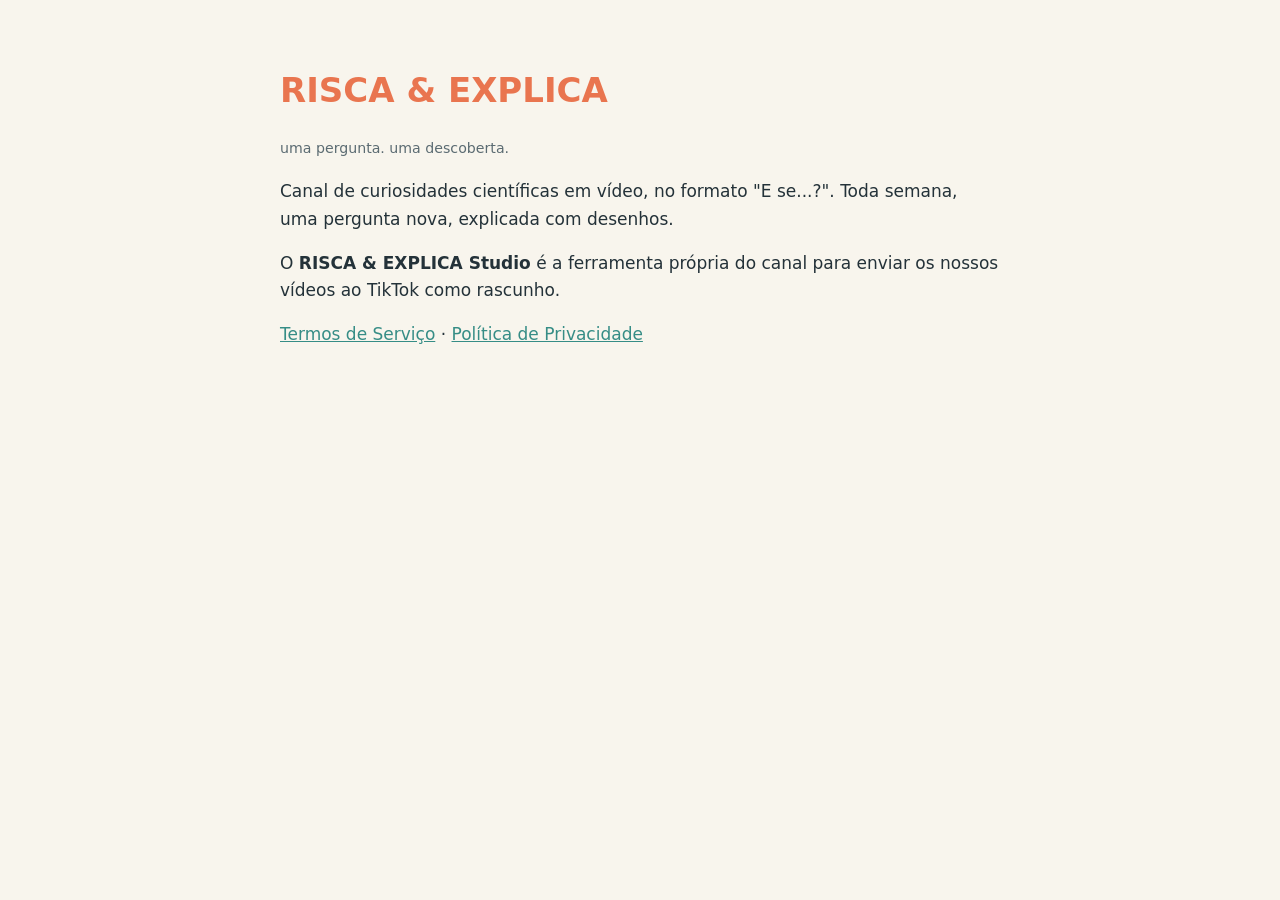
<file: index.html>
<!doctype html><html lang="pt-BR"><head><meta charset="utf-8"><meta name="viewport" content="width=device-width,initial-scale=1"><link rel="stylesheet" href="estilo.css"><title>RISCA &amp; EXPLICA</title></head><body><main>
<h1>RISCA &amp; EXPLICA</h1><p><small>uma pergunta. uma descoberta.</small></p>
<p>Canal de curiosidades científicas em vídeo, no formato "E se...?". Toda semana, uma pergunta nova, explicada com desenhos.</p>
<p>O <strong>RISCA &amp; EXPLICA Studio</strong> é a ferramenta própria do canal para enviar os nossos vídeos ao TikTok como rascunho.</p>
<p><a href="termos.html">Termos de Serviço</a> · <a href="privacidade.html">Política de Privacidade</a></p>
</main></body></html>
</file>
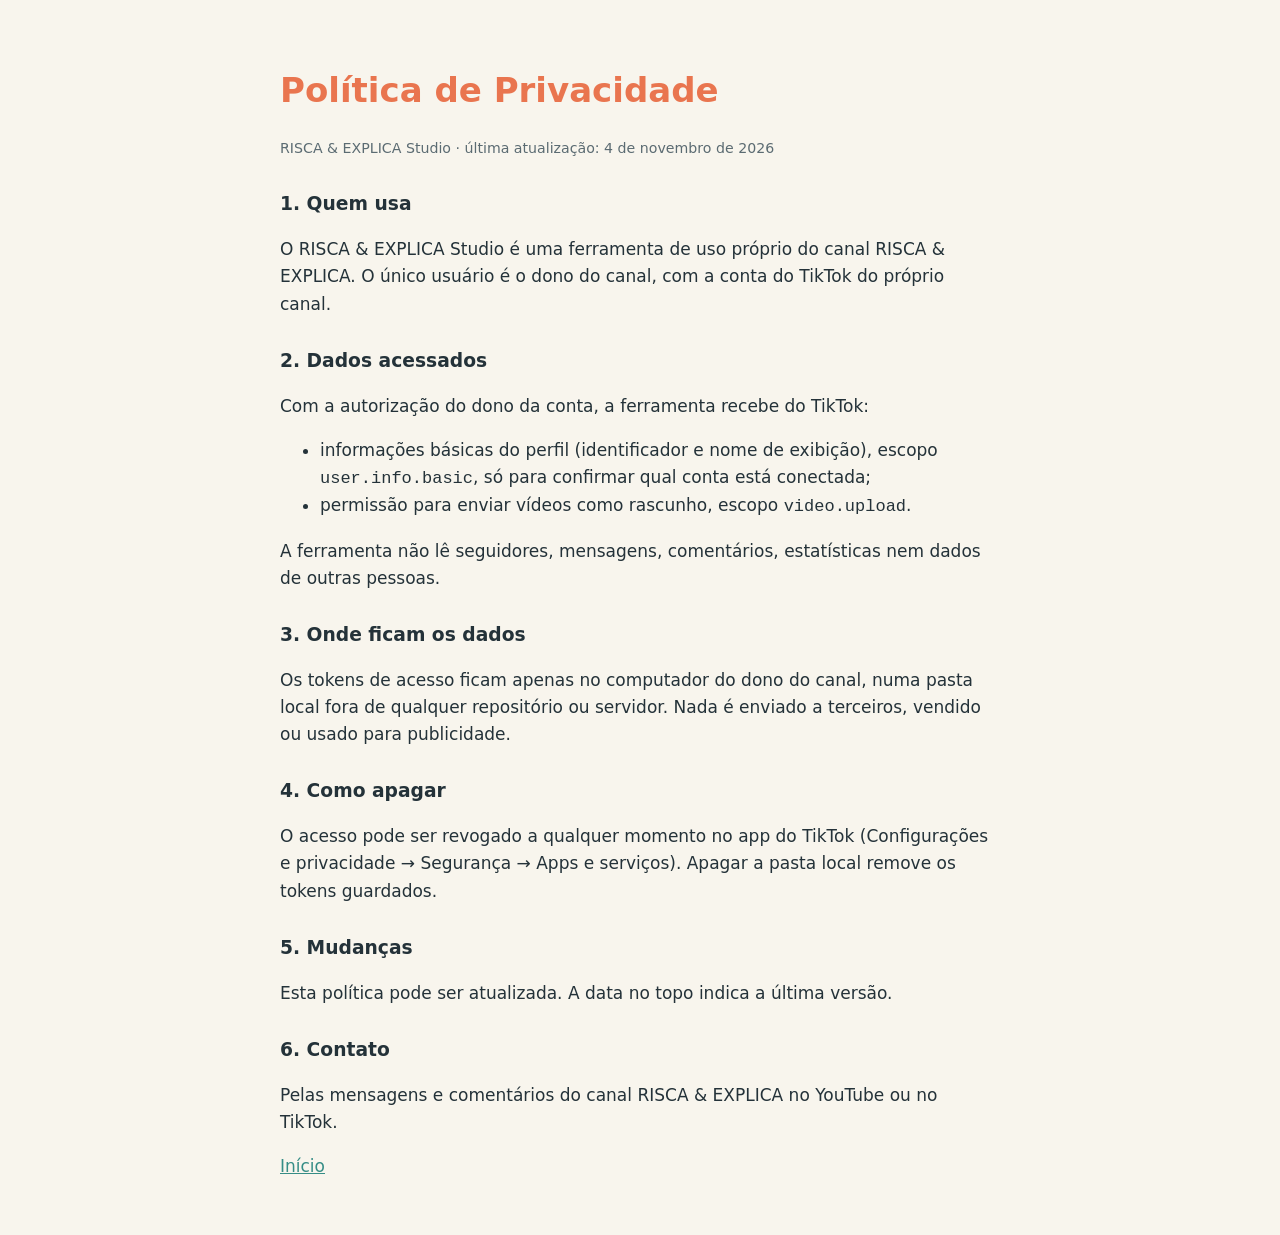
<file: privacidade.html>
<!doctype html><html lang="pt-BR"><head><meta charset="utf-8"><meta name="viewport" content="width=device-width,initial-scale=1"><link rel="stylesheet" href="estilo.css"><title>Política de Privacidade – RISCA &amp; EXPLICA Studio</title></head><body><main>
<h1>Política de Privacidade</h1><p><small>RISCA &amp; EXPLICA Studio · última atualização: 4 de novembro de 2026</small></p>
<h2>1. Quem usa</h2><p>O RISCA &amp; EXPLICA Studio é uma ferramenta de uso próprio do canal RISCA &amp; EXPLICA. O único usuário é o dono do canal, com a conta do TikTok do próprio canal.</p>
<h2>2. Dados acessados</h2><p>Com a autorização do dono da conta, a ferramenta recebe do TikTok:</p><ul><li>informações básicas do perfil (identificador e nome de exibição), escopo <code>user.info.basic</code>, só para confirmar qual conta está conectada;</li><li>permissão para enviar vídeos como rascunho, escopo <code>video.upload</code>.</li></ul><p>A ferramenta não lê seguidores, mensagens, comentários, estatísticas nem dados de outras pessoas.</p>
<h2>3. Onde ficam os dados</h2><p>Os tokens de acesso ficam apenas no computador do dono do canal, numa pasta local fora de qualquer repositório ou servidor. Nada é enviado a terceiros, vendido ou usado para publicidade.</p>
<h2>4. Como apagar</h2><p>O acesso pode ser revogado a qualquer momento no app do TikTok (Configurações e privacidade → Segurança → Apps e serviços). Apagar a pasta local remove os tokens guardados.</p>
<h2>5. Mudanças</h2><p>Esta política pode ser atualizada. A data no topo indica a última versão.</p>
<h2>6. Contato</h2><p>Pelas mensagens e comentários do canal RISCA &amp; EXPLICA no YouTube ou no TikTok.</p>
<p><a href="index.html">Início</a></p></main></body></html>
</file>
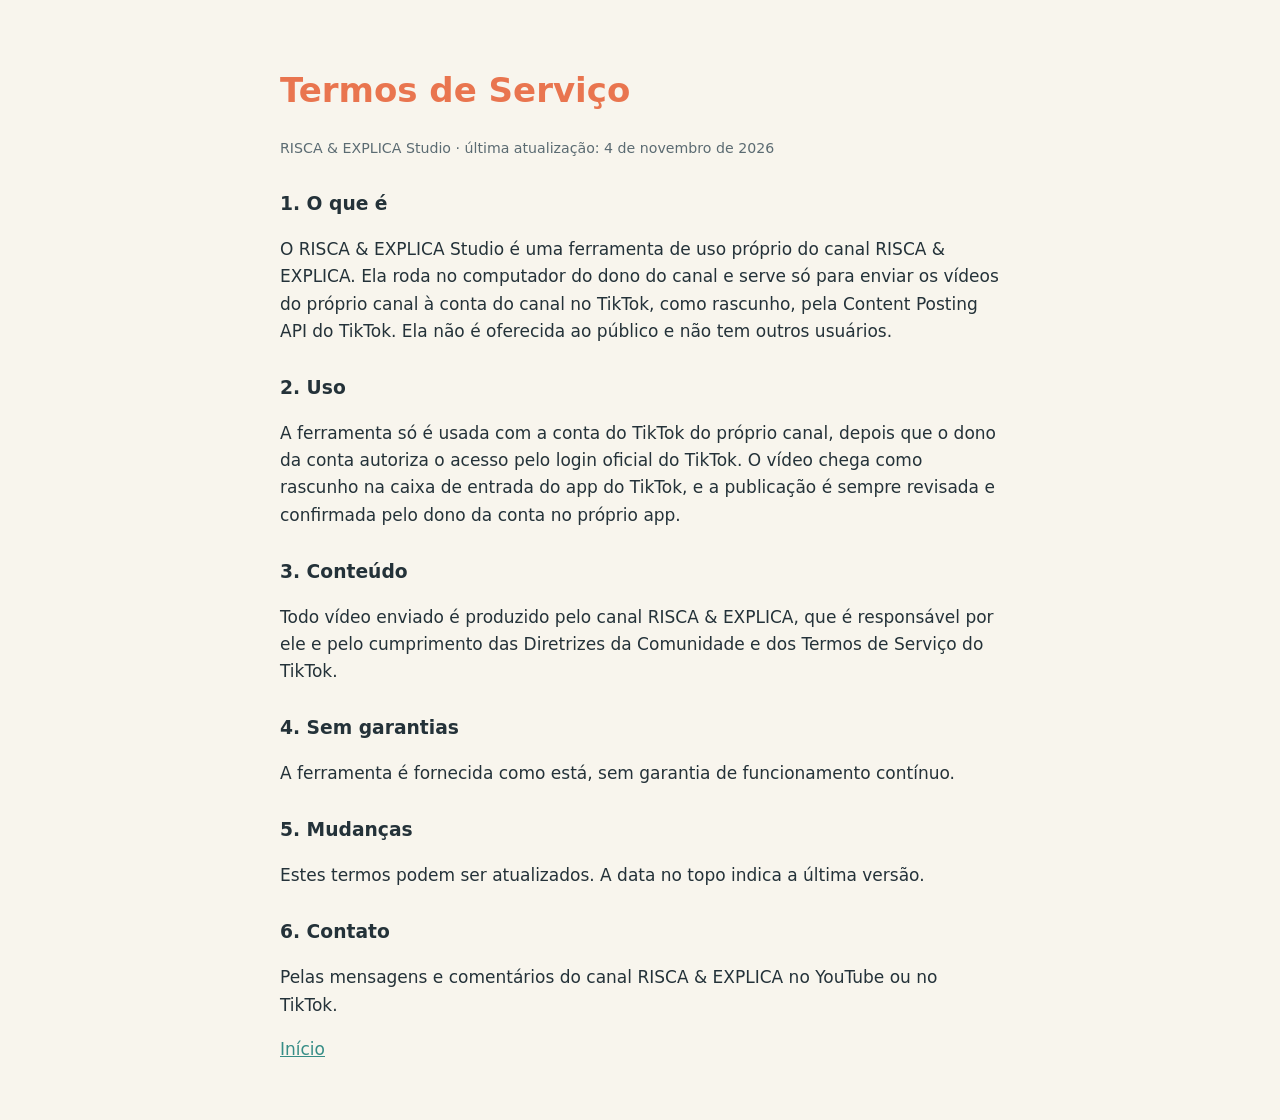
<file: termos.html>
<!doctype html><html lang="pt-BR"><head><meta charset="utf-8"><meta name="viewport" content="width=device-width,initial-scale=1"><link rel="stylesheet" href="estilo.css"><title>Termos de Serviço – RISCA &amp; EXPLICA Studio</title></head><body><main>
<h1>Termos de Serviço</h1><p><small>RISCA &amp; EXPLICA Studio · última atualização: 4 de novembro de 2026</small></p>
<h2>1. O que é</h2><p>O RISCA &amp; EXPLICA Studio é uma ferramenta de uso próprio do canal RISCA &amp; EXPLICA. Ela roda no computador do dono do canal e serve só para enviar os vídeos do próprio canal à conta do canal no TikTok, como rascunho, pela Content Posting API do TikTok. Ela não é oferecida ao público e não tem outros usuários.</p>
<h2>2. Uso</h2><p>A ferramenta só é usada com a conta do TikTok do próprio canal, depois que o dono da conta autoriza o acesso pelo login oficial do TikTok. O vídeo chega como rascunho na caixa de entrada do app do TikTok, e a publicação é sempre revisada e confirmada pelo dono da conta no próprio app.</p>
<h2>3. Conteúdo</h2><p>Todo vídeo enviado é produzido pelo canal RISCA &amp; EXPLICA, que é responsável por ele e pelo cumprimento das Diretrizes da Comunidade e dos Termos de Serviço do TikTok.</p>
<h2>4. Sem garantias</h2><p>A ferramenta é fornecida como está, sem garantia de funcionamento contínuo.</p>
<h2>5. Mudanças</h2><p>Estes termos podem ser atualizados. A data no topo indica a última versão.</p>
<h2>6. Contato</h2><p>Pelas mensagens e comentários do canal RISCA &amp; EXPLICA no YouTube ou no TikTok.</p>
<p><a href="index.html">Início</a></p></main></body></html>
</file>
<file: estilo.css>
body{margin:0;background:#F8F5ED;color:#243239;font:17px/1.6 system-ui,-apple-system,"Segoe UI",sans-serif}
main{max-width:720px;margin:0 auto;padding:40px 16px}
h1{color:#E9754F;margin-bottom:4px}h2{font-size:1.1em;margin-top:28px}
a{color:#368D86}small{color:#5b6b72}
</file>
